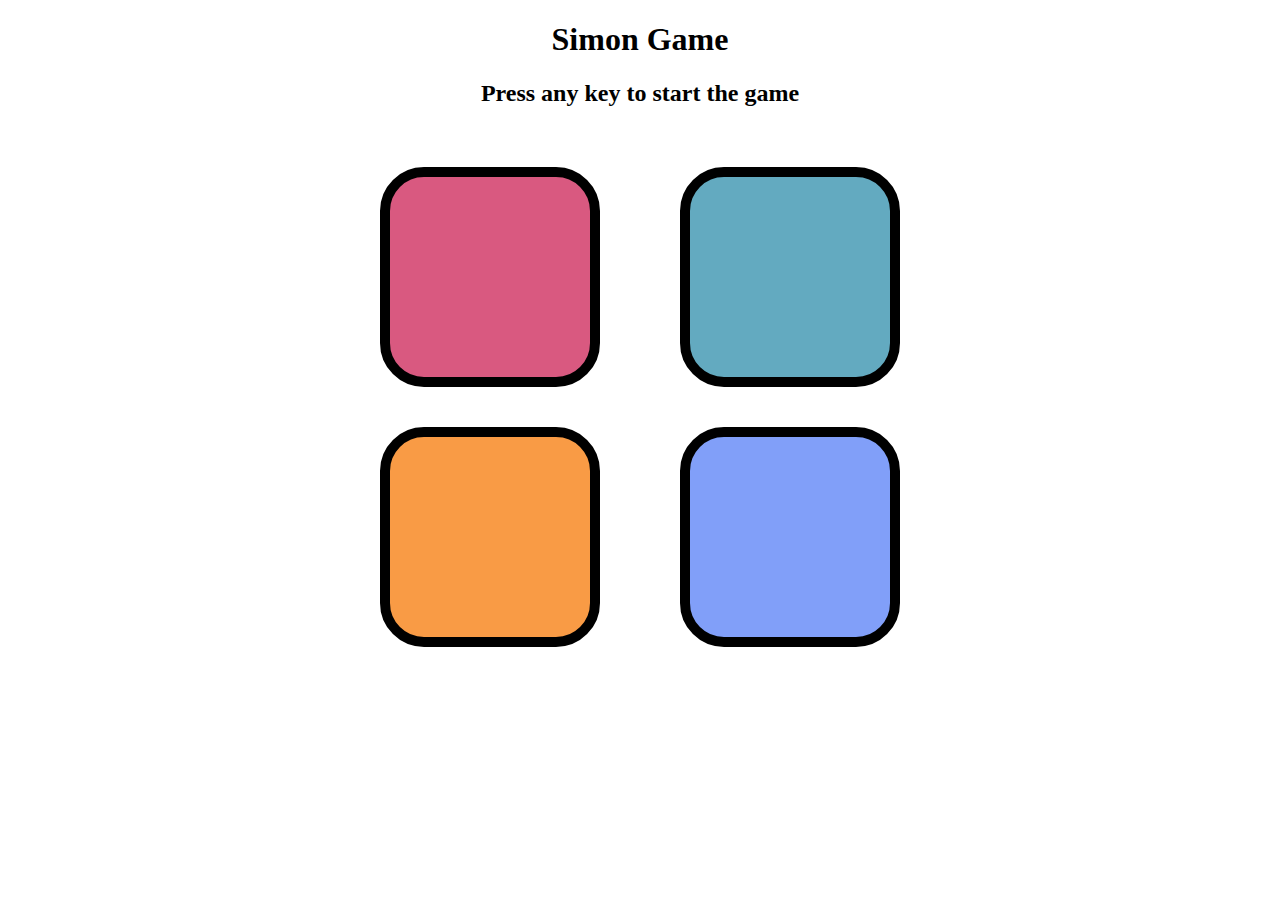
<file: Simon Says Game/index.html>
<!DOCTYPE html>
<html lang="en">
<head>
    <meta charset="UTF-8">
    <meta name="viewport" content="width=device-width, initial-scale=1.0">
    <link rel="stylesheet" href="style.css">
    <title>Simon Says Game</title>
</head>
<body>
    <h1>Simon Game</h1>
    <h2>Press any key to start the game</h2>
    <div class="btn-container">
        <div class="line-one">
            <div class="btn red" type="button" id="red"></div>
            <div class="btn yellow" type="button" id="yellow"></div>
        </div>
        <div class="line-two">
            <div class="btn green" type="button" id="green"></div>
            <div class="btn purple" type="button" id="purple"></div>
        </div>
        
    </div>
    <script src="app.js"></script>
</body>
</html>
</file>
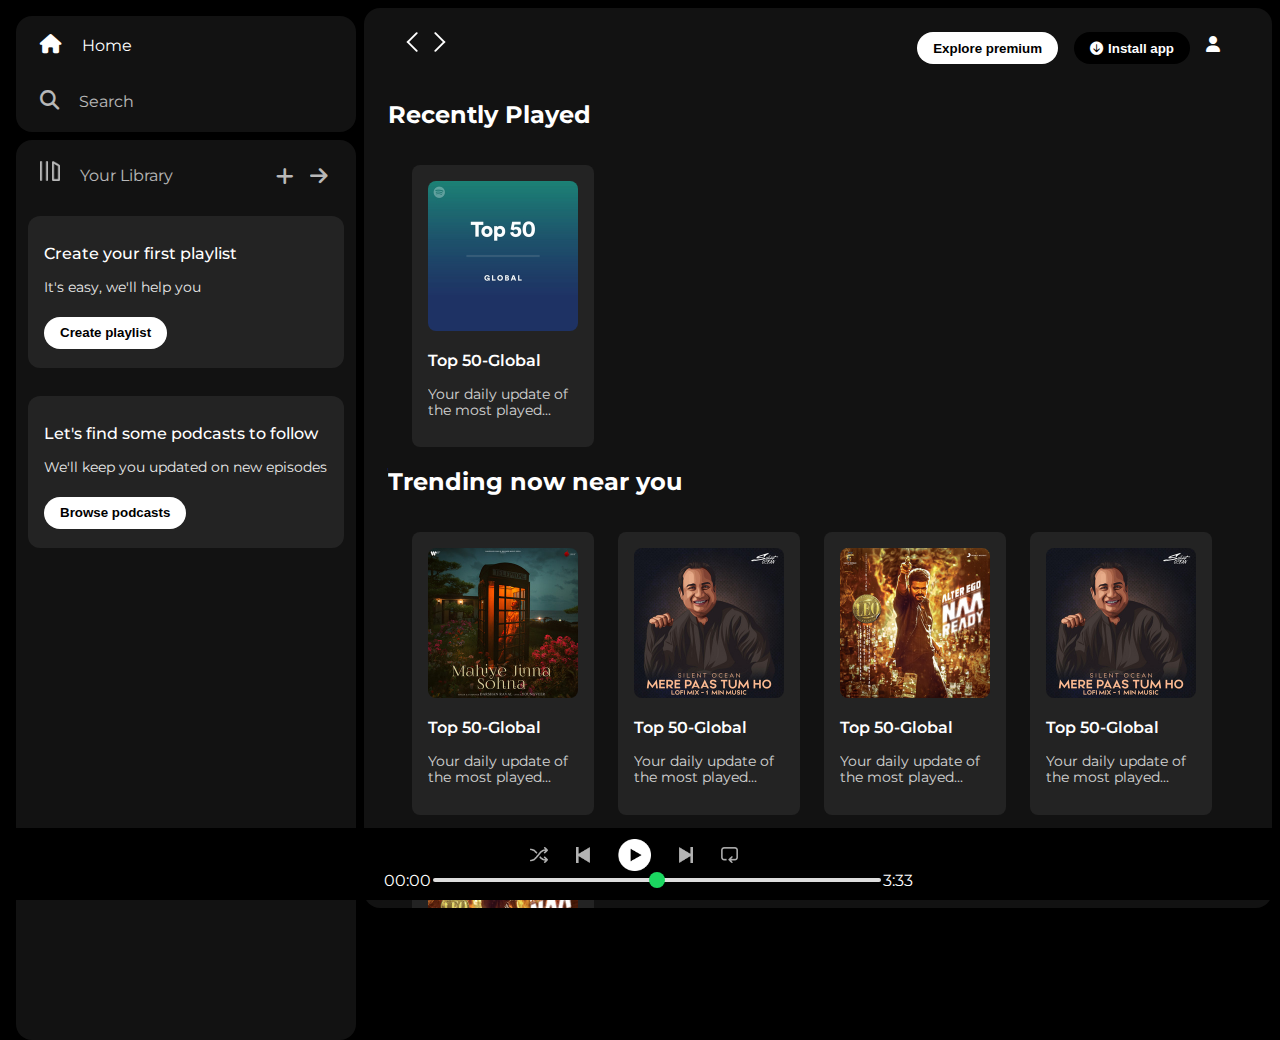
<file: Spotify Clone/index.html>
<!DOCTYPE html>
<html lang="en">
<head>
    <meta charset="UTF-8">
    <meta name="viewport" content="width=device-width, initial-scale=1.0">
    <link rel="stylesheet" href="https://cdnjs.cloudflare.com/ajax/libs/font-awesome/6.7.2/css/all.min.css" integrity="sha512-Evv84Mr4kqVGRNSgIGL/F/aIDqQb7xQ2vcrdIwxfjThSH8CSR7PBEakCr51Ck+w+/U6swU2Im1vVX0SVk9ABhg==" crossorigin="anonymous" referrerpolicy="no-referrer" />
    <link rel="icon" href="./assets/logo.png">
    <title>Spotify - Web Player: Music for everyone</title>
    <link rel="stylesheet" href="style.css">
    <link rel="preconnect" href="https://fonts.googleapis.com">
    <link rel="preconnect" href="https://fonts.gstatic.com" crossorigin>
    <link href="https://fonts.googleapis.com/css2?family=Montserrat:ital,wght@0,100..900;1,100..900&display=swap" rel="stylesheet">
</head>
<body>
    <div class="main">
        <div class="sidebar">
            <div class="nav">
                <div class="nav-option" style="opacity: 1;">
                    <i class="fa-solid fa-house"></i>
                    <a href="#">Home</a>
                </div>
                <div class="nav-option">
                    <i class="fa-solid fa-magnifying-glass"></i>
                    <a href="#">Search</a>
                </div>
            </div>
            <div class="library">
                <div class="options">
                    <div class="lib-option nav-option">
                    <img src="./assets/library_icon.png">
                    <a href="#">Your Library</a>
                    </div>
                    <div class="icons">
                    <i class="fa-solid fa-plus"></i>
                    <i class="fa-solid fa-arrow-right"></i>
                    </div>
                </div>
                <div class="lib-box">
                    <div class="box">
                        <p class="box-p1">Create your first playlist</p>
                        <p class="box-p2">It's easy, we'll help you</p>
                        <button class="badge">Create playlist</button>
                    </div>
                    <div class="box">
                        <p class="box-p1">Let's find some podcasts to follow</p>
                        <p class="box-p2">We'll keep you updated on new episodes</p>
                        <button class="badge">Browse podcasts</button>
                    </div>
                </div>
            </div>
        </div>
        <div class="main-content">
            <div class="sticky-nav">
                <div class="sticky-nav-icons">
                    <img src="./assets/backward_icon.png">
                    <img src="./assets/forward_icon.png" class="hide">
                </div>
                <div class="sticky-nav-options">
                    <button class="badge nav-item hide">Explore premium</button>
                    <button class="badge nav-item dark-badge"><i class="fa-solid fa-circle-arrow-down" style="margin-right: 5px;"></i>Install app</button>
                    <i class="fa-solid fa-user nav-item"></i>
                </div>
                
            </div>
            
            <h2> Recently Played</h2>
            <div class="cards-container">
                <div class="card">
                    <img src="./assets/card1img.jpeg" class="card-img">
                    <p class="card-title"> Top 50-Global</p>
                    <p class="card-info">Your daily update of the most played...</p>
                </div>
            </div>

            <h2> Trending now near you</h2>
            <div class="cards-container">
                <div class="card">
                    <img src="./assets/card2img.jpeg" class="card-img">
                    <p class="card-title"> Top 50-Global</p>
                    <p class="card-info">Your daily update of the most played...</p>
                </div>
                <div class="card">
                    <img src="./assets/card3img.jpeg" class="card-img">
                    <p class="card-title"> Top 50-Global</p>
                    <p class="card-info">Your daily update of the most played...</p>
                </div>
                <div class="card">
                    <img src="./assets/card4img.jpeg" class="card-img">
                    <p class="card-title"> Top 50-Global</p>
                    <p class="card-info">Your daily update of the most played...</p>
                </div>
                <div class="card">
                    <img src="./assets/card3img.jpeg" class="card-img">
                    <p class="card-title"> Top 50-Global</p>
                    <p class="card-info">Your daily update of the most played...</p>
                </div>
                <div class="card">
                    <img src="./assets/card4img.jpeg" class="card-img">
                    <p class="card-title"> Top 50-Global</p>
                    <p class="card-info">Your daily update of the most played...</p>
                </div>
            </div>


            <h2> Featured Charts</h2>
            <div class="cards-container">
                <div class="card">
                    <img src="./assets/card5img.jpeg" class="card-img">
                    <p class="card-title"> Top 50-Global</p>
                    <p class="card-info">Your daily update of the most played...</p>
                </div>
                <div class="card">
                    <img src="./assets/card6img.jpeg" class="card-img">
                    <p class="card-title"> Top 50-Global</p>
                    <p class="card-info">Your daily update of the most played...</p>
                </div>
                <div class="card">
                    <img src="./assets/card1img.jpeg" class="card-img">
                    <p class="card-title"> Top 50-Global</p>
                    <p class="card-info">Your daily update of the most played...</p>
                </div>
            </div>
            <div class="footer">
                <div class="line"></div>
            </div>

        </div>
        <div class="music-player">
            <div class="album"></div>
            <div class="player">
                <div class="player-controls">
                    <img src="./assets/player_icon1.png" class="player-control-icon">
                    <img src="./assets/player_icon2.png" class="player-control-icon">
                    <img src="./assets/player_icon3.png" class="player-control-icon" style="opacity: 1; height: 2rem;">
                    <img src="./assets/player_icon4.png" class="player-control-icon">
                    <img src="./assets/player_icon5.png" class="player-control-icon">
                </div>
                <div class="playback-bar">
                    <span class="curr-time">00:00</span>
                    <input type="range" min="0" max="100" class="progress-bar" step="1"> 
                    <span class="tot-time">3:33</span>
                </div>
            </div>
            <div class="controls"></div>
        </div>
    </div>
</body>
</html>
</file>
<file: Simon Says Game/style.css>
body{
    text-align: center;
}
.btn{
    height:200px ;
    width:200px ;
    border-radius: 20%;
    border: 10px solid black;
    margin: 2.5rem;
}
.btn-container{
    display: flex;
    justify-content: center;
}
.red{
    background-color: #d95980;
}
.yellow{
    background-color: #f99b45;
}
.green{
    background-color: #63aac0;
}
.purple{
    background-color: #819ff9;
}
.flash{
    background-color: white;
}
</file>
<file: Spotify Clone/style.css>
body{
    font-family: 'Montserrat',sans-serif;
    margin: 0;
    background-color: black;
    color: white;
    overflow: hidden;
}

.main{
    display: flex;
    height: 100vh;
    padding: 0.5rem;
}

.sidebar{
    background-color: black;
    width: 340px;
    border-radius: 1rem;
    margin: 0.5rem;
}

.main-content{
    background-color:#121212;
    flex: 1;
    border-radius: 1rem;
    overflow: auto;
    padding: 0 1.5rem 0 1.5rem;
}

.music-player{
    background-color: black;
    position: fixed;
    bottom: 0px;
    width: 100%;
    height: 72px;
}
.nav{
    background-color: #121212;
    border-radius: 1rem;
    display: flex;
    flex-direction: column;
    height: 100px;
    justify-content: center;
    padding: 0.5rem 0.75rem ;
}

a{
    text-decoration: none;
    color: white;
}
.nav-option{
    line-height: 2.5rem;
    opacity: 0.7;
    padding: 0.5rem 0.75rem;
}
.nav-option:hover{
    opacity: 1;
}
.nav-option i{
    font-size: 1.2rem;
}
.nav-option a{
    font-size: 1rem;
    margin-left: 1rem;
}
.library{
    background-color: #121212;
    border-radius: 1rem;
    height: 100%;
    margin-top: 0.5rem;
    padding: 0.5rem 0.75rem;
}
.options{
    display: flex;
    justify-content: space-between;
    align-items: center;
}
.lib-option img{
    height: 1.25 rem;
    width: 1.25rem;
}

.icons{
    font-size: 1.25rem;
    display: flex;
}
.icons i{
    opacity: 0.7;
    margin-right: 1rem;
}
.icons i:hover{
    opacity: 1;
}
.box{
    background-color: #232323;
    height: 8rem;
    border-radius: 0.75rem ;
    margin:0.75rem 0 1.75rem 0 ;
    padding:0.75rem 1rem ;
}
.box-p1{
    font-size: 1rem;
    font-weight: 500;
}
.box-p2{
    font-size: 0.85rem;
    opacity: 0.9;
}
.badge{
    background-color: white;
    border: none;
    border-radius: 100px;
    padding: 0.25rem 1rem;
    font-weight: 700;
    margin-top: 0.5rem;
    height: 2rem;
    width: fit-content;
}
.dark-badge{
    background-color: black;
    color: white;
}

.sticky-nav{
    position: sticky;
    top: 0;
    background-color: #121212;
    display: flex;
    justify-content: space-between;
    align-items: center;
    padding: 1rem 0.75rem 1rem 0.75rem;
    z-index: 10;
}
.sticky-nav-options{
    display: flex;
    justify-content: center;
    align-items: center;

}
.nav-item{
    margin-right: 1rem ;
}

@media(max-width:1000px){
    .hide{
        display:none
    }
}
.card{
    background-color: #232323;
    width: 150px;
    border-radius: 0.5rem;
    padding: 1rem;
    margin-left: 1.5rem;
    margin-top: 1rem;

}
.cards-container{
    display: flex;
    flex-wrap: wrap;
}
.card-img{
    width: 100%;
    border-radius: 0.5rem;
}
.card-title{
    font-weight: 600 ;
}
.card-info{
    font-size: 0.85rem;
    opacity: 0.8;
}
.footer{
    height: 300px;
    display: flex;
    align-items: center;
    justify-content: center ;

}
.line{
    height: 50%;
    width: 90%;
    border-top: 1px solid white;
    opacity: 0.4;
}

.music-player{
    display: flex;
    justify-content: space-between;
    align-items: center;
}
.album{
    width: 25%;
}
.player{
    width: 50%;
}
.player-controls{
    display: flex;
    justify-content: center;
    align-items: center;
}
.controls{
    width: 25%;
}
.player-control-icon{
    height: 1rem;
    margin-right: 1.75rem;
    opacity: 0.7;
}
.player-control-icon:hover{
    opacity: 1;
}
.playback-bar{
    display: flex;
    justify-content: center;
    align-items: center;
}
.progress-bar{
    width: 70%;
    appearance: none;
    background-color: transparent;
    cursor: pointer;
}
.progress-bar::-webkit-slider-runnable-track{
    background-color: #ddd;
    border-radius: 100px;
    height: 0.2rem;
}
.progress-bar::-webkit-slider-thumb{
    appearance: none;
    height: 1rem;
    width: 1rem;
    background-color: #1bd760;
    border-radius: 50%;
    margin-top: -6px;
}
</file>
